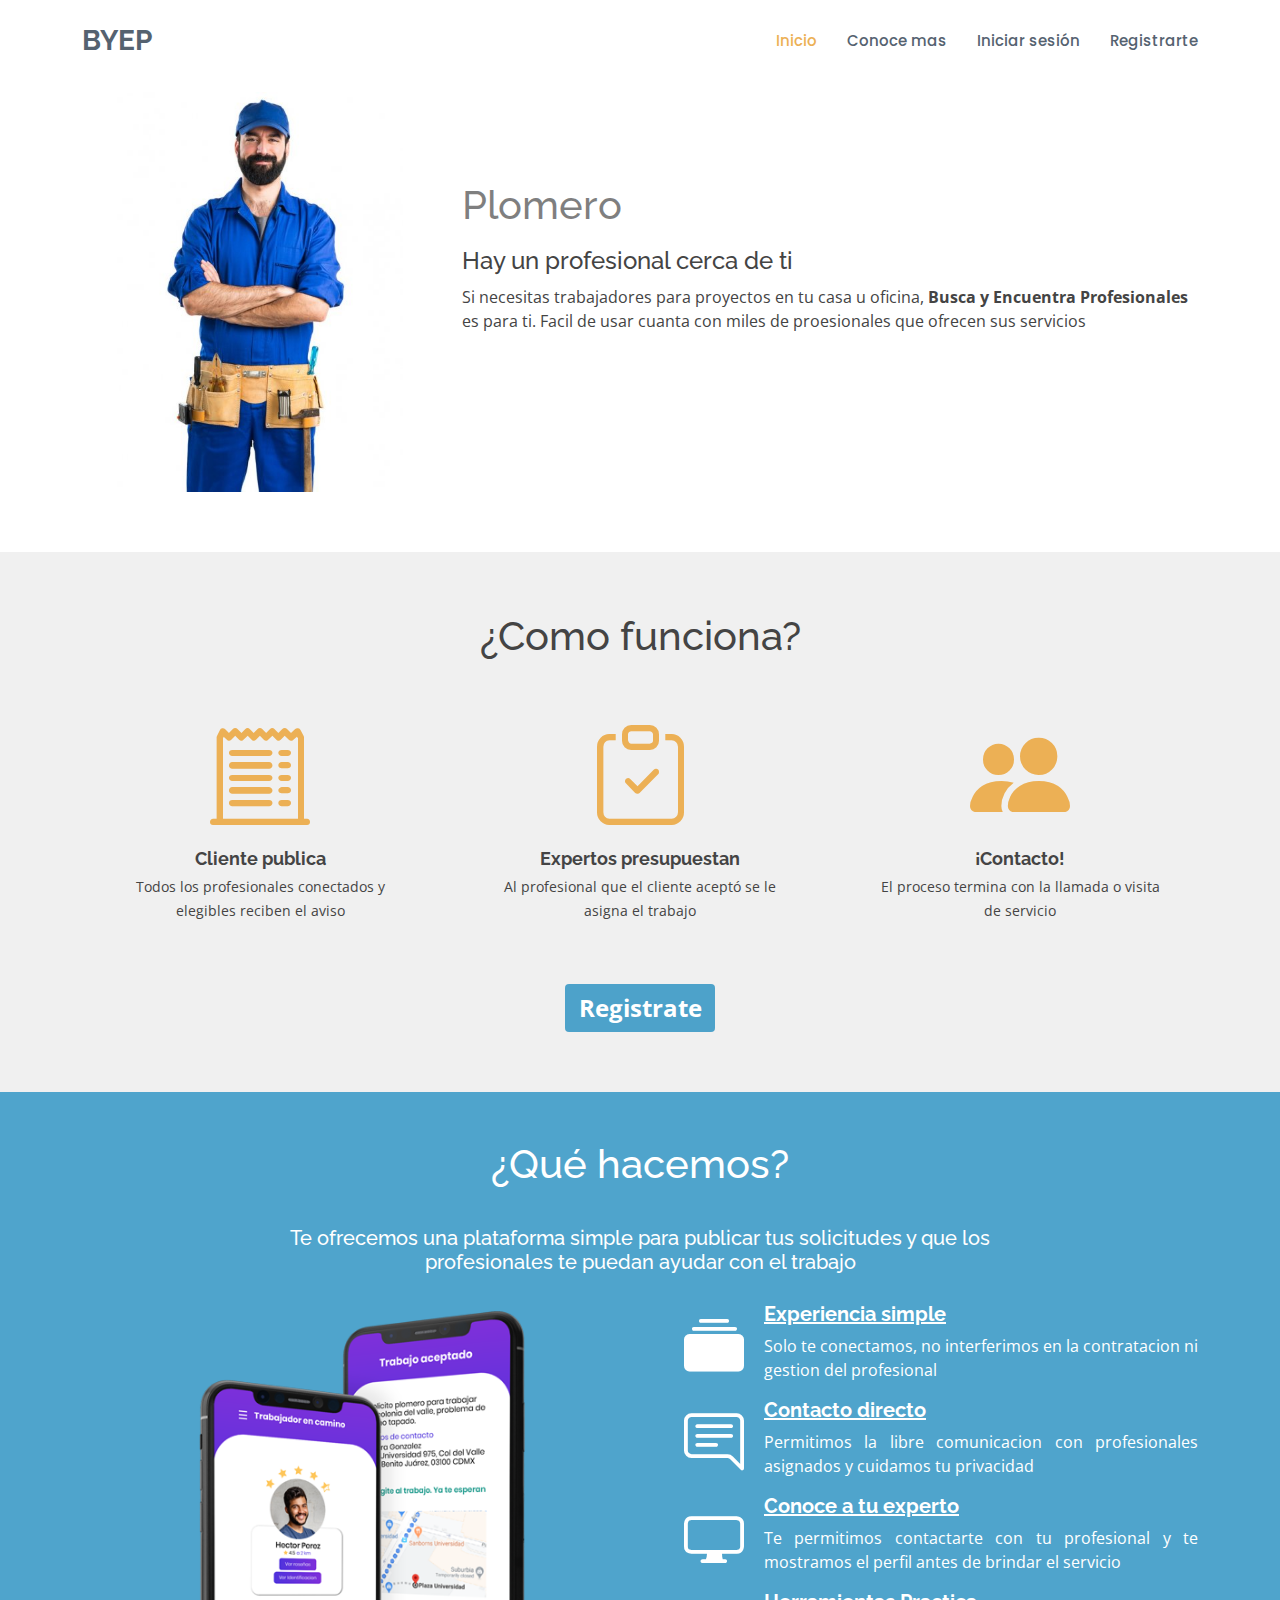
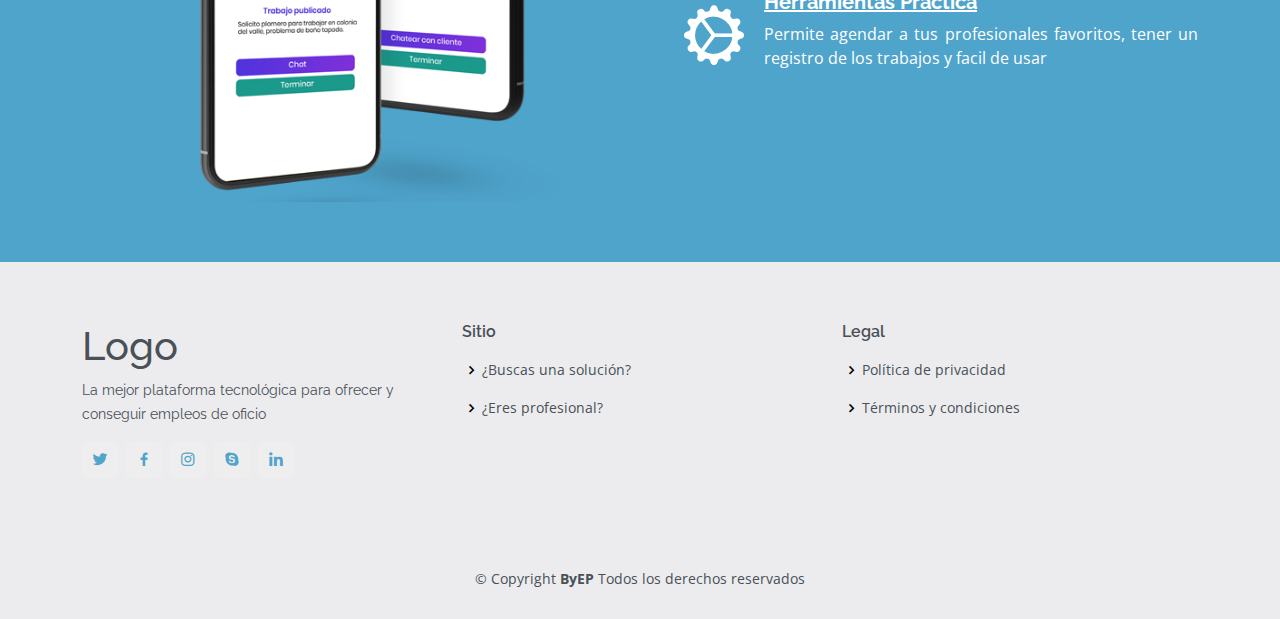
<file: index.html>
<!DOCTYPE html>
<html lang="es">

<head>
  <meta charset="utf-8">
  <meta content="width=device-width, initial-scale=1.0" name="viewport">

  <title>Busca y Encuentra Profesionales</title>
  <meta content="" name="description">
  <meta content="" name="keywords">

  <!-- Favicons -->
  <link href="assets/img/favicon.png" rel="icon">
  <link href="assets/img/apple-touch-icon.png" rel="apple-touch-icon">

  <!-- Google Fonts -->
  <link href="https://fonts.googleapis.com/css?family=Open+Sans:300,300i,400,400i,600,600i,700,700i|Raleway:300,300i,400,400i,500,500i,600,600i,700,700i|Poppins:300,300i,400,400i,500,500i,600,600i,700,700i" rel="stylesheet">

  <!-- Vendor CSS Files -->
  <link href="assets/vendor/animate.css/animate.min.css" rel="stylesheet">
  <link href="assets/vendor/bootstrap/css/bootstrap.min.css" rel="stylesheet">
  <link href="assets/vendor/bootstrap-icons/bootstrap-icons.css" rel="stylesheet">
  <link href="assets/vendor/boxicons/css/boxicons.min.css" rel="stylesheet">
  <link href="assets/vendor/glightbox/css/glightbox.min.css" rel="stylesheet">
  <link href="assets/vendor/remixicon/remixicon.css" rel="stylesheet">
  <link href="assets/vendor/swiper/swiper-bundle.min.css" rel="stylesheet">

  <!-- Template Main CSS File -->
  <link href="assets/css/style.css" rel="stylesheet">
  <link rel="stylesheet" href="assets/css/textanimation.css">

  <!-- =======================================================
  * Template Name: Sailor - v4.6.0
  * Template URL: https://bootstrapmade.com/sailor-free-bootstrap-theme/
  * Author: BootstrapMade.com
  * License: https://bootstrapmade.com/license/
  ======================================================== -->
</head>

<body>

  <!-- ======= Header ======= -->
  <header id="header" class="fixed-top d-flex align-items-center">
    <div class="container d-flex align-items-center">

      <h1 class="logo me-auto"><a href="index.html">BYEP</a></h1>
      <!-- Uncomment below if you prefer to use an image logo -->
      <!-- <a href="index.html" class="logo me-auto"><img src="assets/img/logo.png" alt="" class="img-fluid"></a>-->

      <nav id="navbar" class="navbar">
        <ul>
          <li><a href="index.html" class="active">Inicio</a></li>
          <li><a href="about.html">Conoce mas</a></li>
          <li><a href="#">Iniciar sesión</a></li>
          <li><a href="#">Registrarte</a></li>
        </ul>
        <i class="bi bi-list mobile-nav-toggle"></i>
      </nav><!-- .navbar -->

    </div>
  </header><!-- End Header -->
  <main id="main">

    <!-- ======= About Section ======= -->
    <section id="about" class="about section-bg">
      <div class="container">

        <div class="row content">
          <div class="col-lg-4 ">
            <img 
              src="assets/img/profesionales.jpg" 
              class="rounded mx-auto d-block" 
              alt="profesionales"/>
          </div>
          <div class="col-lg-8 pt-4 pt-lg-0 about">
            <h1 class="text-black-50 font-italic mb-2 mb-md-3">
              <div id="jTextEffect" class="jTextEffect">
                  <ul class="data" style="display: none;">
                      <li data-anim="type9">Plomeros</li>
                      <li data-anim="type9">Carpinteros</li>
                      <li data-anim="type9">Albañiles</li>
                      <li data-anim="type9">Electricistas</li>
                      <li data-anim="type9">Herreros</li>
                      <li data-anim="type9">Cerrajeros</li>
                      <li data-anim="type9">Jardineros</li>
                  </ul>
              </h1>
            <h3>Hay un profesional cerca de ti</h3>
            <p>
              Si necesitas trabajadores para proyectos en tu casa u oficina, 
              <b>Busca y Encuentra Profesionales</b> 
              es para ti. Facil de usar cuanta con miles de proesionales que ofrecen sus servicios
            </p>
          </div>
        </div>

      </div>
    </section><!-- End About Section -->

      </div>
    </section><!-- End Clients Section -->

    <!-- ======= Functions Section ======= -->
    <section id="functions" class="functions">
      <div class="container">
        <div class="row">
          <div class="functions-title">
            <h1>¿Como funciona?</h1>
          </div>
          <div class="col-md-4">
              <div class="icon-box">
                <i class="bi bi-receipt-cutoff"></i>
                <h3>Cliente publica</h3>
                <p>Todos los profesionales conectados y elegibles reciben el aviso</p>
              </div>
          </div>
          <div class="col-md-4">
            <div class="icon-box">
              <i class="bi bi-clipboard-check"></i>
              <h3>Expertos presupuestan</h3>
              <p>Al profesional que el cliente aceptó se le asigna el trabajo</p>
            </div>
        </div>
        <div class="col-md-4">
          <div class="icon-box">
            <i class="bi bi-people-fill"></i>
            <h3>¡Contacto!</h3>
            <p>El proceso termina con la llamada o visita de servicio</p>
          </div>
        </div>
        <div class="functions-logon">
          <button class="btn functions-btn-logon"><b>Registrate</b></button>
        </div>
      </div>
    </div>
    </section><!-- End Functions Section -->
  </main><!-- End #main -->
  <section id="services" class="services section-bg2">
    <div class="container">
      <div class="services-subtitle">
        <h1>¿Qué hacemos?</h1>
        <h5>
          Te ofrecemos una plataforma simple para publicar tus solicitudes y que los profesionales te puedan ayudar con el trabajo
        </h5>
      </div>
      <div class="row content">
        <div class="col-lg-6">
          <img 
            src="assets/img/mobile-home2.png" 
            class="rounded mx-auto d-block"
            alt="trabajadores"/>
        </div>
        <div class="col-lg-6">
          <ul>
            <li>
              <i class="bi bi-collection-fill"></i>
              <div>
                <h5><b>Experiencia simple</b></h5>
                <p>
                  Solo te conectamos, no interferimos en la contratacion ni gestion del profesional
                </p>
              </div>
            </li>
            <li>
              <div>
                <i class="bi bi-chat-right-text"></i>
                <h5><b>Contacto directo</b></h5>
                <p>
                  Permitimos la libre comunicacion con profesionales asignados y cuidamos tu privacidad
                </p>
              </div>
            </li>
            <li>
              <i class="bi bi-display"></i>
              <div>
                <h5><b>Conoce a tu experto</b></h5>
                <p>
                  Te permitimos contactarte con tu profesional y te mostramos el perfil antes de brindar el servicio
                </p>
              </div>
            </li>
            <li>
              <div>
                <i class="bi bi-gear-wide-connected"></i>
                <h5><b>Herramientas Practica</b></h5>
                <p>
                  Permite agendar a tus profesionales favoritos, tener un registro de los trabajos y facil de usar
                </p>
              </div>
            </li>
          </ul>
        </div>
      </div>

    </div>
  </section>

  <!-- ======= Footer ======= -->
  <footer id="footer">
    <div class="footer-top">
      <div class="container">
        <div class="row">

          <div class="col-lg-4 col-md-6">
            <div class="footer-info">
              <h1>Logo</h1>
              <p>
                La mejor plataforma tecnológica para ofrecer y conseguir empleos de oficio
              </p>
              <div class="social-links mt-3">
                <a href="#" class="twitter"><i class="bx bxl-twitter"></i></a>
                <a href="#" class="facebook"><i class="bx bxl-facebook"></i></a>
                <a href="#" class="instagram"><i class="bx bxl-instagram"></i></a>
                <a href="#" class="google-plus"><i class="bx bxl-skype"></i></a>
                <a href="#" class="linkedin"><i class="bx bxl-linkedin"></i></a>
              </div>
            </div>
          </div>

          <div class="col-lg-4 col-md-6 footer-links">
            <h4>Sitio</h4>
            <ul>
              <li><i class="bx bx-chevron-right"></i> <a href="#">¿Buscas una solución?</a></li>
              <li><i class="bx bx-chevron-right"></i> <a href="#">¿Eres profesional?</a></li>
            </ul>
          </div>

          <div class="col-lg-4 col-md-6 footer-links">
            <h4>Legal</h4>
            <ul>
              <li><i class="bx bx-chevron-right"></i> <a href="#">Política de privacidad</a></li>
              <li><i class="bx bx-chevron-right"></i> <a href="#">Términos y condiciones</a></li>
            </ul>
          </div>
        </div>
      </div>
    </div>

    <div class="container">
      <div class="copyright">
        &copy; Copyright <strong><span>ByEP</span></strong> Todos los derechos reservados
      </div>
    </div>
  </footer><!-- End Footer -->

  <a href="#" class="back-to-top d-flex align-items-center justify-content-center"><i class="bi bi-arrow-up-short"></i></a>

  <!-- Vendor JS Files -->
  <script src="assets/vendor/bootstrap/js/bootstrap.bundle.min.js"></script>
  <script src="assets/vendor/glightbox/js/glightbox.min.js"></script>
  <script src="assets/vendor/isotope-layout/isotope.pkgd.min.js"></script>
  <script src="assets/vendor/php-email-form/validate.js"></script>
  <script src="assets/vendor/swiper/swiper-bundle.min.js"></script>
  <script src="assets/vendor/waypoints/noframework.waypoints.js"></script>
  <script src="assets/vendor/jquery/jquery-3.3.1.min.js"></script>
  <script src="assets/vendor/jquery/jquery.easing.js"></script>

  <!-- Template Main JS File -->
  <script src="assets/js/main.js"></script>

  <!-- Text animation -->
  <script src="assets/js/jTextEffect.js.descarga"></script>
  <script>
    $(document).ready(function(){
      $(".jTextEffect").jTextEffect({
        animationTime : '1000',  
        interval : '2000',  	
        textSource : '.jTextEffect ul.data>li'  
        });
      })
  </script>

</body>

</html>
</file>
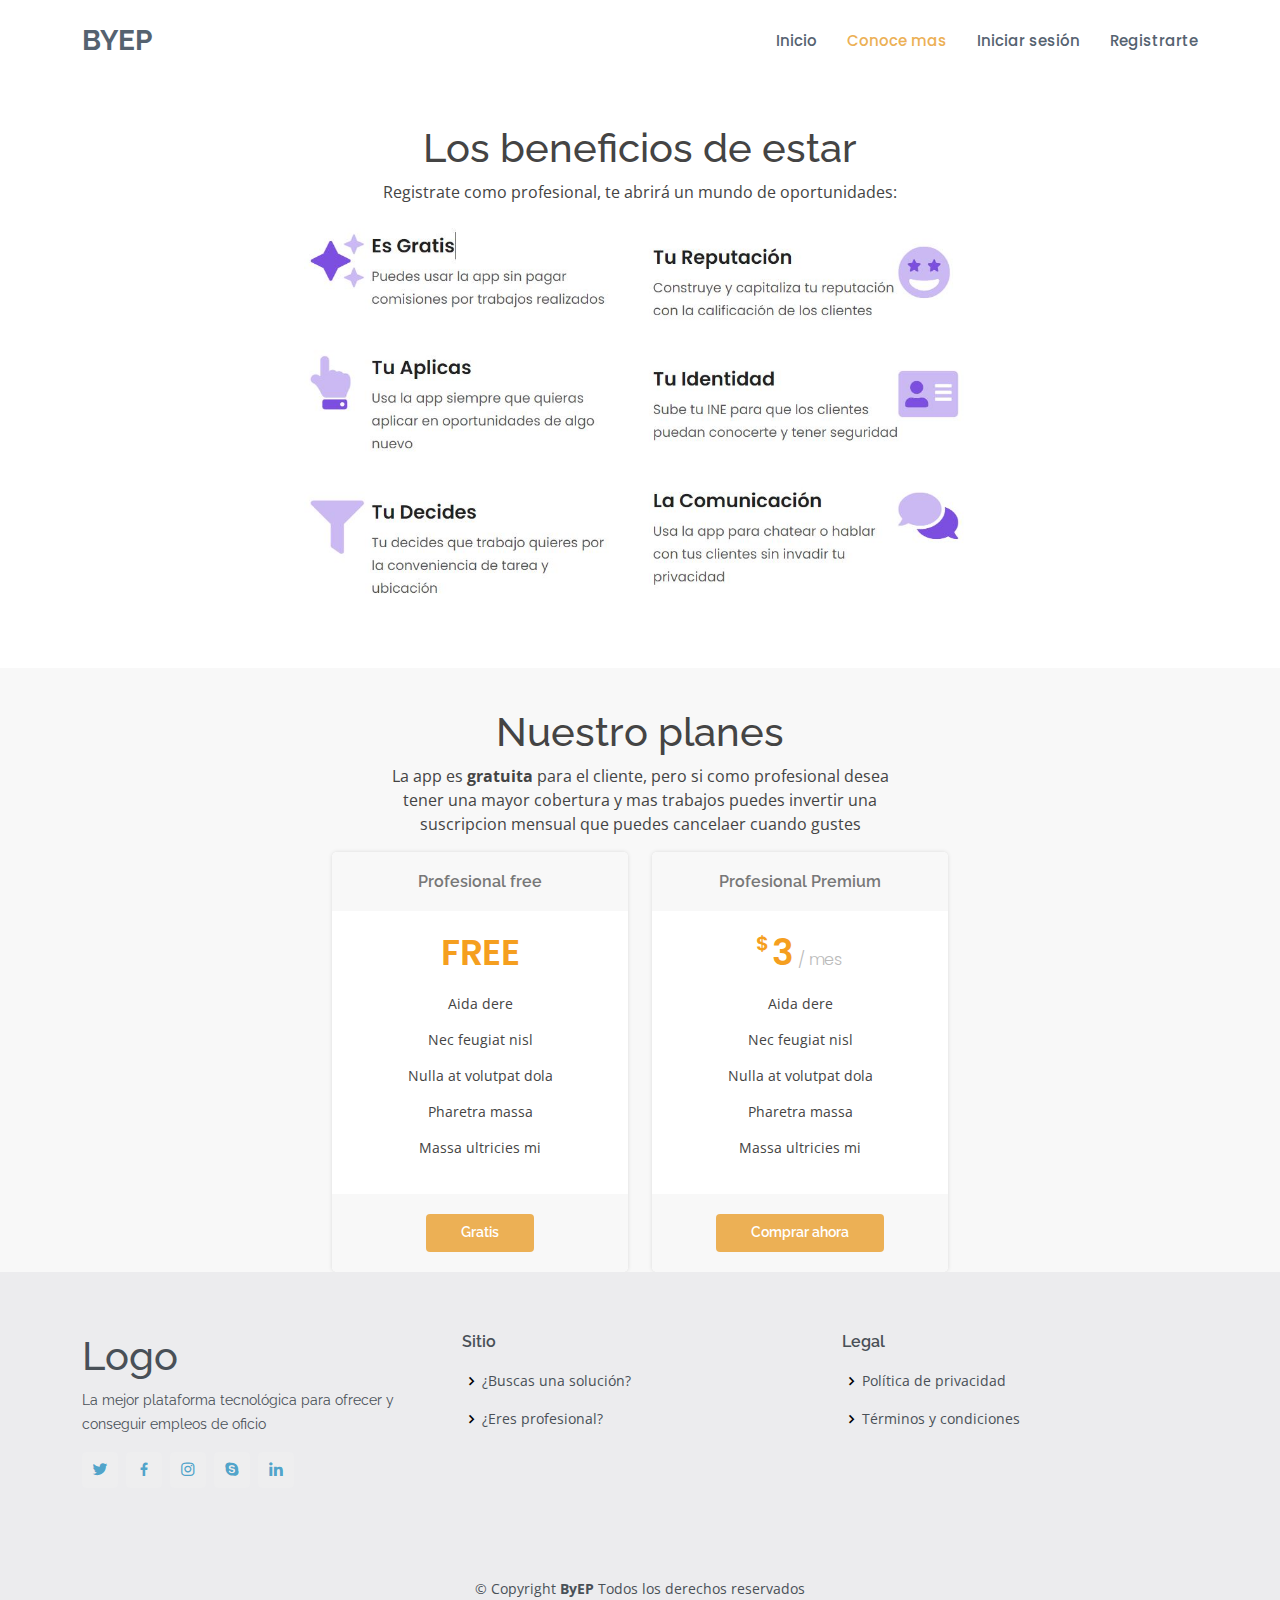
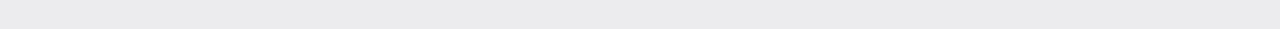
<file: about.html>
<!DOCTYPE html>
<html lang="es">
  <head>
    <meta charset="utf-8" />
    <meta content="width=device-width, initial-scale=1.0" name="viewport" />

    <title>Busca y Encuentra Profesionales</title>
    <meta content="" name="description" />
    <meta content="" name="keywords" />

    <!-- Favicons -->
    <link href="assets/img/favicon.png" rel="icon" />
    <link href="assets/img/apple-touch-icon.png" rel="apple-touch-icon" />

    <!-- Google Fonts -->
    <link
      href="https://fonts.googleapis.com/css?family=Open+Sans:300,300i,400,400i,600,600i,700,700i|Raleway:300,300i,400,400i,500,500i,600,600i,700,700i|Poppins:300,300i,400,400i,500,500i,600,600i,700,700i"
      rel="stylesheet"
    />

    <!-- Vendor CSS Files -->
    <link href="assets/vendor/animate.css/animate.min.css" rel="stylesheet" />
    <link
      href="assets/vendor/bootstrap/css/bootstrap.min.css"
      rel="stylesheet"
    />
    <link
      href="assets/vendor/bootstrap-icons/bootstrap-icons.css"
      rel="stylesheet"
    />
    <link href="assets/vendor/boxicons/css/boxicons.min.css" rel="stylesheet" />
    <link
      href="assets/vendor/glightbox/css/glightbox.min.css"
      rel="stylesheet"
    />
    <link href="assets/vendor/remixicon/remixicon.css" rel="stylesheet" />
    <link href="assets/vendor/swiper/swiper-bundle.min.css" rel="stylesheet" />

    <!-- Template Main CSS File -->
    <link href="assets/css/style.css" rel="stylesheet" />

    <!-- =======================================================
  * Template Name: Sailor - v4.6.0
  * Template URL: https://bootstrapmade.com/sailor-free-bootstrap-theme/
  * Author: BootstrapMade.com
  * License: https://bootstrapmade.com/license/
  ======================================================== -->
  </head>

  <body>
    <!-- ======= Header ======= -->
    <header id="header" class="fixed-top d-flex align-items-center">
      <div class="container d-flex align-items-center">
        <h1 class="logo me-auto"><a href="index.html">BYEP</a></h1>
        <!-- Uncomment below if you prefer to use an image logo -->
        <!-- <a href="index.html" class="logo me-auto"><img src="assets/img/logo.png" alt="" class="img-fluid"></a>-->

        <nav id="navbar" class="navbar">
          <ul>
            <li><a href="index.html">Inicio</a></li>
            <li><a href="about.html" class="active">Conoce mas</a></li>
            <li><a href="#">Iniciar sesión</a></li>
            <li><a href="#">Registrarte</a></li>
          </ul>
          <i class="bi bi-list mobile-nav-toggle"></i>
        </nav>
        <!-- .navbar -->
      </div>
    </header>
    <!-- End Header -->
    <main id="main">
      <!-- Beneficios -->
      <section id="about" class="about section-bg">
        <div class="container">
          <div class="row content about-subtitle">
            <h1>Los beneficios de estar</h1>
            <br />
            <p>
              Registrate como profesional, te abrirá un mundo de oportunidades:
            </p>
            <div class="img-beneficios">
              <img src="assets/img/beneficios.JPG" alt="buscar-trabajador" />
            </div>
          </div>
        </div>
      </section>

      <!-- Precios -->
      <section id="pricing" class="pricing">
        <div class="container">
          <div class="row">
            <h1>Nuestro planes</h1>
              <p>
                La app es <b>gratuita</b> para el cliente, pero si como
                profesional desea tener una mayor cobertura y mas trabajos
                puedes invertir una suscripcion mensual que puedes cancelaer
                cuando gustes
              </p>
              <div class="col-lg-6 col-md-6 mt-4 mt-lg-0">
                <div class="box">
                  <h3>Profesional free</h3>
                  <h4>FREE</h4>
                  <ul>
                    <li>Aida dere</li>
                    <li>Nec feugiat nisl</li>
                    <li>Nulla at volutpat dola</li>
                    <li>Pharetra massa</li>
                    <li>Massa ultricies mi</li>
                  </ul>
                  <div class="btn-wrap">
                    <a href="#" class="btn-buy">Gratis</a>
                  </div>
                </div>
              </div>
              <div class="col-lg-6 col-md-6 mt-4 mt-lg-0">
                <div class="box">
                  <h3>Profesional Premium</h3>
                  <h4><sup>$</sup>3<span> / mes</span></h4>
                  <ul>
                    <li>Aida dere</li>
                    <li>Nec feugiat nisl</li>
                    <li>Nulla at volutpat dola</li>
                    <li>Pharetra massa</li>
                    <li>Massa ultricies mi</li>
                  </ul>
                  <div class="btn-wrap">
                    <a href="#" class="btn-buy">Comprar ahora</a>
                  </div>
                </div>
              </div>
            </div>
          </div>
        </div>
      </section>
    </main>

    <!-- ======= Footer ======= -->
    <footer id="footer">
      <div class="footer-top">
        <div class="container">
          <div class="row">
            <div class="col-lg-4 col-md-6">
              <div class="footer-info">
                <h1>Logo</h1>
                <p>
                  La mejor plataforma tecnológica para ofrecer y conseguir
                  empleos de oficio
                </p>
                <div class="social-links mt-3">
                  <a href="#" class="twitter"><i class="bx bxl-twitter"></i></a>
                  <a href="#" class="facebook"
                    ><i class="bx bxl-facebook"></i
                  ></a>
                  <a href="#" class="instagram"
                    ><i class="bx bxl-instagram"></i
                  ></a>
                  <a href="#" class="google-plus"
                    ><i class="bx bxl-skype"></i
                  ></a>
                  <a href="#" class="linkedin"
                    ><i class="bx bxl-linkedin"></i
                  ></a>
                </div>
              </div>
            </div>

            <div class="col-lg-4 col-md-6 footer-links">
              <h4>Sitio</h4>
              <ul>
                <li>
                  <i class="bx bx-chevron-right"></i>
                  <a href="#">¿Buscas una solución?</a>
                </li>
                <li>
                  <i class="bx bx-chevron-right"></i>
                  <a href="#">¿Eres profesional?</a>
                </li>
              </ul>
            </div>

            <div class="col-lg-4 col-md-6 footer-links">
              <h4>Legal</h4>
              <ul>
                <li>
                  <i class="bx bx-chevron-right"></i>
                  <a href="#">Política de privacidad</a>
                </li>
                <li>
                  <i class="bx bx-chevron-right"></i>
                  <a href="#">Términos y condiciones</a>
                </li>
              </ul>
            </div>
          </div>
        </div>
      </div>

      <div class="container">
        <div class="copyright">
          &copy; Copyright <strong><span>ByEP</span></strong> Todos los derechos
          reservados
        </div>
      </div>
    </footer>
    <!-- End Footer -->

    <a
      href="#"
      class="back-to-top d-flex align-items-center justify-content-center"
      ><i class="bi bi-arrow-up-short"></i
    ></a>

    <!-- Vendor JS Files -->
    <script src="assets/vendor/bootstrap/js/bootstrap.bundle.min.js"></script>
    <script src="assets/vendor/glightbox/js/glightbox.min.js"></script>
    <script src="assets/vendor/isotope-layout/isotope.pkgd.min.js"></script>
    <script src="assets/vendor/php-email-form/validate.js"></script>
    <script src="assets/vendor/swiper/swiper-bundle.min.js"></script>
    <script src="assets/vendor/waypoints/noframework.waypoints.js"></script>
    <script src="assets/vendor/jquery/jquery-3.3.1.min.js"></script>
    <script src="assets/vendor/jquery/jquery.easing.js"></script>

    <!-- Template Main JS File -->
    <script src="assets/js/main.js"></script>
  </body>
</html>
</file>
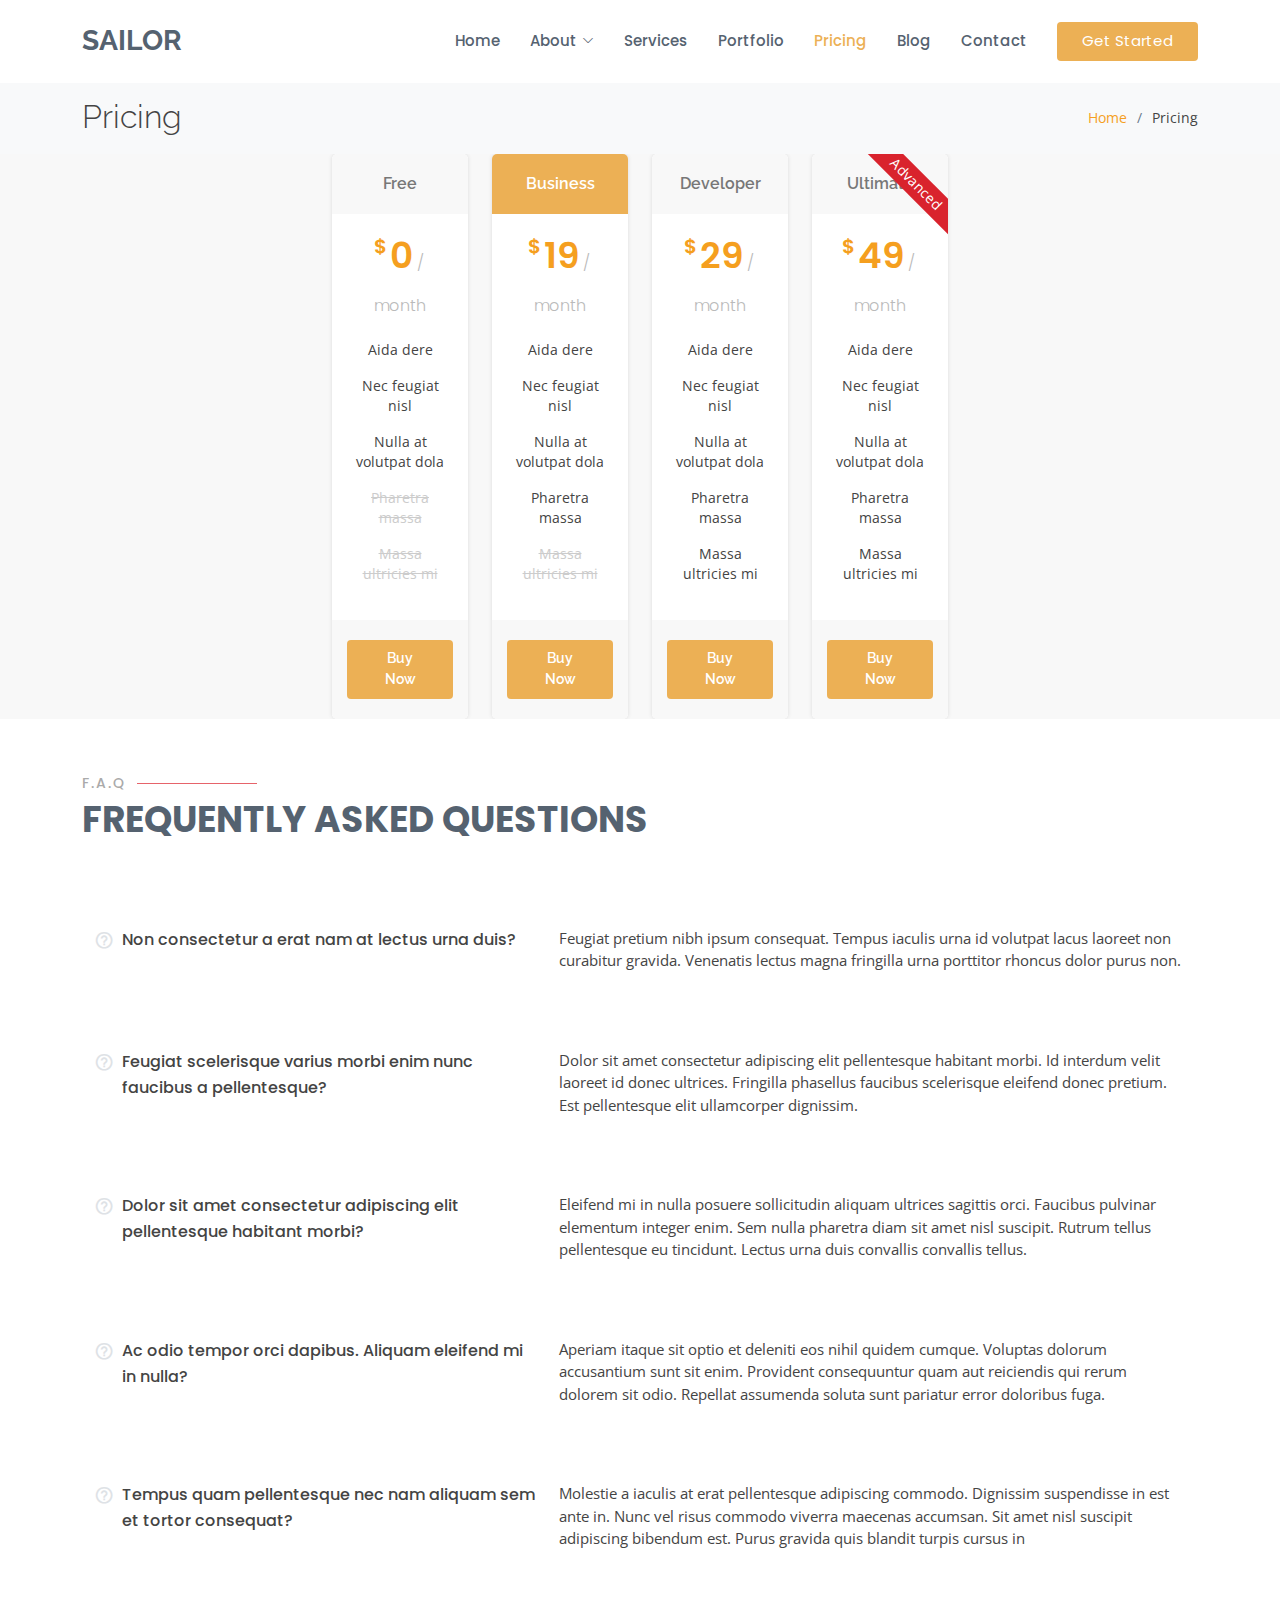
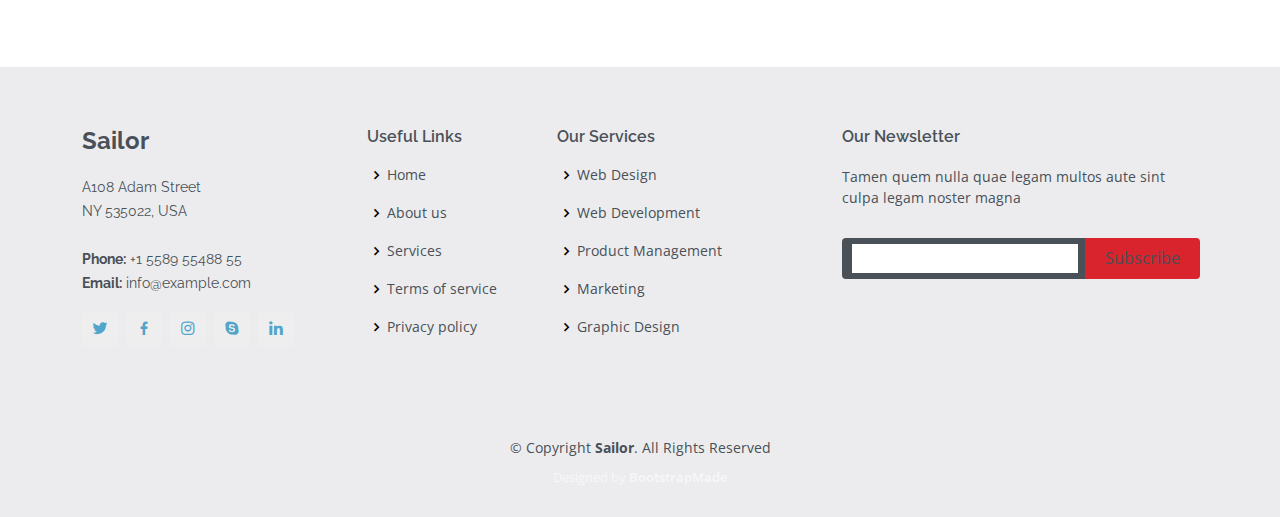
<file: pricing.html>
<!DOCTYPE html>
<html lang="en">

<head>
  <meta charset="utf-8">
  <meta content="width=device-width, initial-scale=1.0" name="viewport">

  <title>Pricing - Sailor Bootstrap Template</title>
  <meta content="" name="description">
  <meta content="" name="keywords">

  <!-- Favicons -->
  <link href="assets/img/favicon.png" rel="icon">
  <link href="assets/img/apple-touch-icon.png" rel="apple-touch-icon">

  <!-- Google Fonts -->
  <link href="https://fonts.googleapis.com/css?family=Open+Sans:300,300i,400,400i,600,600i,700,700i|Raleway:300,300i,400,400i,500,500i,600,600i,700,700i|Poppins:300,300i,400,400i,500,500i,600,600i,700,700i" rel="stylesheet">

  <!-- Vendor CSS Files -->
  <link href="assets/vendor/animate.css/animate.min.css" rel="stylesheet">
  <link href="assets/vendor/bootstrap/css/bootstrap.min.css" rel="stylesheet">
  <link href="assets/vendor/bootstrap-icons/bootstrap-icons.css" rel="stylesheet">
  <link href="assets/vendor/boxicons/css/boxicons.min.css" rel="stylesheet">
  <link href="assets/vendor/glightbox/css/glightbox.min.css" rel="stylesheet">
  <link href="assets/vendor/remixicon/remixicon.css" rel="stylesheet">
  <link href="assets/vendor/swiper/swiper-bundle.min.css" rel="stylesheet">

  <!-- Template Main CSS File -->
  <link href="assets/css/style.css" rel="stylesheet">

  <!-- =======================================================
  * Template Name: Sailor - v4.6.0
  * Template URL: https://bootstrapmade.com/sailor-free-bootstrap-theme/
  * Author: BootstrapMade.com
  * License: https://bootstrapmade.com/license/
  ======================================================== -->
</head>

<body>

  <!-- ======= Header ======= -->
  <header id="header" class="fixed-top d-flex align-items-center">
    <div class="container d-flex align-items-center">

      <h1 class="logo me-auto"><a href="index.html">Sailor</a></h1>
      <!-- Uncomment below if you prefer to use an image logo -->
      <!-- <a href="index.html" class="logo me-auto"><img src="assets/img/logo.png" alt="" class="img-fluid"></a>-->

      <nav id="navbar" class="navbar">
        <ul>
          <li><a href="index.html">Home</a></li>

          <li class="dropdown"><a href="#"><span>About</span> <i class="bi bi-chevron-down"></i></a>
            <ul>
              <li><a href="about.html">About</a></li>
              <li><a href="team.html">Team</a></li>
              <li><a href="testimonials.html">Testimonials</a></li>

              <li class="dropdown"><a href="#"><span>Deep Drop Down</span> <i class="bi bi-chevron-right"></i></a>
                <ul>
                  <li><a href="#">Deep Drop Down 1</a></li>
                  <li><a href="#">Deep Drop Down 2</a></li>
                  <li><a href="#">Deep Drop Down 3</a></li>
                  <li><a href="#">Deep Drop Down 4</a></li>
                  <li><a href="#">Deep Drop Down 5</a></li>
                </ul>
              </li>
            </ul>
          </li>
          <li><a href="services.html">Services</a></li>
          <li><a href="portfolio.html">Portfolio</a></li>
          <li><a href="pricing.html" class="active">Pricing</a></li>
          <li><a href="blog.html">Blog</a></li>

          <li><a href="contact.html">Contact</a></li>
          <li><a href="index.html" class="getstarted">Get Started</a></li>
        </ul>
        <i class="bi bi-list mobile-nav-toggle"></i>
      </nav><!-- .navbar -->

    </div>
  </header><!-- End Header -->

  <main id="main">

    <!-- ======= Breadcrumbs ======= -->
    <section id="breadcrumbs" class="breadcrumbs">
      <div class="container">

        <div class="d-flex justify-content-between align-items-center">
          <h2>Pricing</h2>
          <ol>
            <li><a href="index.html">Home</a></li>
            <li>Pricing</li>
          </ol>
        </div>

      </div>
    </section><!-- End Breadcrumbs -->

    <!-- ======= Pricing Section ======= -->
    <section id="pricing" class="pricing">
      <div class="container">

        <div class="row">

          <div class="col-lg-3 col-md-6">
            <div class="box">
              <h3>Free</h3>
              <h4><sup>$</sup>0<span> / month</span></h4>
              <ul>
                <li>Aida dere</li>
                <li>Nec feugiat nisl</li>
                <li>Nulla at volutpat dola</li>
                <li class="na">Pharetra massa</li>
                <li class="na">Massa ultricies mi</li>
              </ul>
              <div class="btn-wrap">
                <a href="#" class="btn-buy">Buy Now</a>
              </div>
            </div>
          </div>

          <div class="col-lg-3 col-md-6 mt-4 mt-md-0">
            <div class="box featured">
              <h3>Business</h3>
              <h4><sup>$</sup>19<span> / month</span></h4>
              <ul>
                <li>Aida dere</li>
                <li>Nec feugiat nisl</li>
                <li>Nulla at volutpat dola</li>
                <li>Pharetra massa</li>
                <li class="na">Massa ultricies mi</li>
              </ul>
              <div class="btn-wrap">
                <a href="#" class="btn-buy">Buy Now</a>
              </div>
            </div>
          </div>

          <div class="col-lg-3 col-md-6 mt-4 mt-lg-0">
            <div class="box">
              <h3>Developer</h3>
              <h4><sup>$</sup>29<span> / month</span></h4>
              <ul>
                <li>Aida dere</li>
                <li>Nec feugiat nisl</li>
                <li>Nulla at volutpat dola</li>
                <li>Pharetra massa</li>
                <li>Massa ultricies mi</li>
              </ul>
              <div class="btn-wrap">
                <a href="#" class="btn-buy">Buy Now</a>
              </div>
            </div>
          </div>

          <div class="col-lg-3 col-md-6 mt-4 mt-lg-0">
            <div class="box">
              <span class="advanced">Advanced</span>
              <h3>Ultimate</h3>
              <h4><sup>$</sup>49<span> / month</span></h4>
              <ul>
                <li>Aida dere</li>
                <li>Nec feugiat nisl</li>
                <li>Nulla at volutpat dola</li>
                <li>Pharetra massa</li>
                <li>Massa ultricies mi</li>
              </ul>
              <div class="btn-wrap">
                <a href="#" class="btn-buy">Buy Now</a>
              </div>
            </div>
          </div>

        </div>

      </div>
    </section><!-- End Pricing Section -->

    <!-- ======= Frequently Asked Questions Section ======= -->
    <section id="faq" class="faq">
      <div class="container">

        <div class="section-title">
          <h2>F.A.Q</h2>
          <p>Frequently Asked Questions</p>
        </div>

        <div class="row faq-item d-flex align-items-stretch">
          <div class="col-lg-5">
            <i class="bx bx-help-circle"></i>
            <h4>Non consectetur a erat nam at lectus urna duis?</h4>
          </div>
          <div class="col-lg-7">
            <p>
              Feugiat pretium nibh ipsum consequat. Tempus iaculis urna id volutpat lacus laoreet non curabitur gravida. Venenatis lectus magna fringilla urna porttitor rhoncus dolor purus non.
            </p>
          </div>
        </div><!-- End F.A.Q Item-->

        <div class="row faq-item d-flex align-items-stretch">
          <div class="col-lg-5">
            <i class="bx bx-help-circle"></i>
            <h4>Feugiat scelerisque varius morbi enim nunc faucibus a pellentesque?</h4>
          </div>
          <div class="col-lg-7">
            <p>
              Dolor sit amet consectetur adipiscing elit pellentesque habitant morbi. Id interdum velit laoreet id donec ultrices. Fringilla phasellus faucibus scelerisque eleifend donec pretium. Est pellentesque elit ullamcorper dignissim.
            </p>
          </div>
        </div><!-- End F.A.Q Item-->

        <div class="row faq-item d-flex align-items-stretch">
          <div class="col-lg-5">
            <i class="bx bx-help-circle"></i>
            <h4>Dolor sit amet consectetur adipiscing elit pellentesque habitant morbi?</h4>
          </div>
          <div class="col-lg-7">
            <p>
              Eleifend mi in nulla posuere sollicitudin aliquam ultrices sagittis orci. Faucibus pulvinar elementum integer enim. Sem nulla pharetra diam sit amet nisl suscipit. Rutrum tellus pellentesque eu tincidunt. Lectus urna duis convallis convallis tellus.
            </p>
          </div>
        </div><!-- End F.A.Q Item-->

        <div class="row faq-item d-flex align-items-stretch">
          <div class="col-lg-5">
            <i class="bx bx-help-circle"></i>
            <h4>Ac odio tempor orci dapibus. Aliquam eleifend mi in nulla?</h4>
          </div>
          <div class="col-lg-7">
            <p>
              Aperiam itaque sit optio et deleniti eos nihil quidem cumque. Voluptas dolorum accusantium sunt sit enim. Provident consequuntur quam aut reiciendis qui rerum dolorem sit odio. Repellat assumenda soluta sunt pariatur error doloribus fuga.
            </p>
          </div>
        </div><!-- End F.A.Q Item-->

        <div class="row faq-item d-flex align-items-stretch">
          <div class="col-lg-5">
            <i class="bx bx-help-circle"></i>
            <h4>Tempus quam pellentesque nec nam aliquam sem et tortor consequat?</h4>
          </div>
          <div class="col-lg-7">
            <p>
              Molestie a iaculis at erat pellentesque adipiscing commodo. Dignissim suspendisse in est ante in. Nunc vel risus commodo viverra maecenas accumsan. Sit amet nisl suscipit adipiscing bibendum est. Purus gravida quis blandit turpis cursus in
            </p>
          </div>
        </div><!-- End F.A.Q Item-->

      </div>
    </section><!-- End Frequently Asked Questions Section -->

  </main><!-- End #main -->

  <!-- ======= Footer ======= -->
  <footer id="footer">
    <div class="footer-top">
      <div class="container">
        <div class="row">

          <div class="col-lg-3 col-md-6">
            <div class="footer-info">
              <h3>Sailor</h3>
              <p>
                A108 Adam Street <br>
                NY 535022, USA<br><br>
                <strong>Phone:</strong> +1 5589 55488 55<br>
                <strong>Email:</strong> info@example.com<br>
              </p>
              <div class="social-links mt-3">
                <a href="#" class="twitter"><i class="bx bxl-twitter"></i></a>
                <a href="#" class="facebook"><i class="bx bxl-facebook"></i></a>
                <a href="#" class="instagram"><i class="bx bxl-instagram"></i></a>
                <a href="#" class="google-plus"><i class="bx bxl-skype"></i></a>
                <a href="#" class="linkedin"><i class="bx bxl-linkedin"></i></a>
              </div>
            </div>
          </div>

          <div class="col-lg-2 col-md-6 footer-links">
            <h4>Useful Links</h4>
            <ul>
              <li><i class="bx bx-chevron-right"></i> <a href="#">Home</a></li>
              <li><i class="bx bx-chevron-right"></i> <a href="#">About us</a></li>
              <li><i class="bx bx-chevron-right"></i> <a href="#">Services</a></li>
              <li><i class="bx bx-chevron-right"></i> <a href="#">Terms of service</a></li>
              <li><i class="bx bx-chevron-right"></i> <a href="#">Privacy policy</a></li>
            </ul>
          </div>

          <div class="col-lg-3 col-md-6 footer-links">
            <h4>Our Services</h4>
            <ul>
              <li><i class="bx bx-chevron-right"></i> <a href="#">Web Design</a></li>
              <li><i class="bx bx-chevron-right"></i> <a href="#">Web Development</a></li>
              <li><i class="bx bx-chevron-right"></i> <a href="#">Product Management</a></li>
              <li><i class="bx bx-chevron-right"></i> <a href="#">Marketing</a></li>
              <li><i class="bx bx-chevron-right"></i> <a href="#">Graphic Design</a></li>
            </ul>
          </div>

          <div class="col-lg-4 col-md-6 footer-newsletter">
            <h4>Our Newsletter</h4>
            <p>Tamen quem nulla quae legam multos aute sint culpa legam noster magna</p>
            <form action="" method="post">
              <input type="email" name="email"><input type="submit" value="Subscribe">
            </form>

          </div>

        </div>
      </div>
    </div>

    <div class="container">
      <div class="copyright">
        &copy; Copyright <strong><span>Sailor</span></strong>. All Rights Reserved
      </div>
      <div class="credits">
        <!-- All the links in the footer should remain intact. -->
        <!-- You can delete the links only if you purchased the pro version. -->
        <!-- Licensing information: https://bootstrapmade.com/license/ -->
        <!-- Purchase the pro version with working PHP/AJAX contact form: https://bootstrapmade.com/sailor-free-bootstrap-theme/ -->
        Designed by <a href="https://bootstrapmade.com/">BootstrapMade</a>
      </div>
    </div>
  </footer><!-- End Footer -->

  <a href="#" class="back-to-top d-flex align-items-center justify-content-center"><i class="bi bi-arrow-up-short"></i></a>

  <!-- Vendor JS Files -->
  <script src="assets/vendor/bootstrap/js/bootstrap.bundle.min.js"></script>
  <script src="assets/vendor/glightbox/js/glightbox.min.js"></script>
  <script src="assets/vendor/isotope-layout/isotope.pkgd.min.js"></script>
  <script src="assets/vendor/php-email-form/validate.js"></script>
  <script src="assets/vendor/swiper/swiper-bundle.min.js"></script>
  <script src="assets/vendor/waypoints/noframework.waypoints.js"></script>

  <!-- Template Main JS File -->
  <script src="assets/js/main.js"></script>

</body>

</html>
</file>
<file: assets/css/textanimation.css>
.rw-words{
    display: inline;
    padding-left: 7px;
}





.word {
  position: absolute;
  
  opacity: 0;
}

.letter {
  display: inline-block;
  position: relative;
  
  transform: translateZ(25px);
  transform-origin: 50% 50% 25px;
}

.letter.out {
  transform: rotateX(90deg);
  transition: transform 0.32s cubic-bezier(0.55, 0.055, 0.675, 0.19);
}

.letter.behind {
  transform: rotateX(-90deg);
}

.letter.in {
  transform: rotateX(0deg);
  transition: transform 0.38s cubic-bezier(0.175, 0.885, 0.32, 1.275);
}
</file>
<file: assets/css/style.css>
/**
* Template Name: Sailor - v4.6.0
* Template URL: https://bootstrapmade.com/sailor-free-bootstrap-theme/
* Author: BootstrapMade.com
* License: https://bootstrapmade.com/license/
*/

/*--------------------------------------------------------------
# General
--------------------------------------------------------------*/
body {
  font-family: "Open Sans", sans-serif;
  color: #444444;
}

a {
  text-decoration: none;
  color: #f59f1f;
}

a:hover {
  color: #ecb055;
  text-decoration: none;
}

h1,
h2,
h3,
h4,
h5,
h6 {
  font-family: "Raleway", sans-serif;
}

/*--------------------------------------------------------------
# Back to top button
--------------------------------------------------------------*/
.back-to-top {
  position: fixed;
  visibility: hidden;
  opacity: 0;
  right: 15px;
  bottom: 15px;
  z-index: 996;
  background: #f59f1f;
  width: 40px;
  height: 40px;
  border-radius: 4px;
  transition: all 0.4s;
}
.back-to-top i {
  font-size: 28px;
  color: #fff;
  line-height: 0;
}
.back-to-top:hover {
  background: #ecb055;
  color: #fff;
}
.back-to-top.active {
  visibility: visible;
  opacity: 1;
}

/*--------------------------------------------------------------
# Header
--------------------------------------------------------------*/
#header {
  background: white;
  transition: all 0.5s;
  z-index: 997;
  padding: 20px 0;
}
#header.header-scrolled {
  box-shadow: 0px 2px 15px rgba(0, 0, 0, 0.1);
  padding: 12px 0;
}
#header.header-inner-pages {
  box-shadow: 0px 2px 15px rgba(0, 0, 0, 0.1);
}
#header .logo {
  font-size: 28px;
  margin: 0;
  padding: 0;
  line-height: 1;
  font-weight: 700;
  text-transform: uppercase;
}
#header .logo a {
  color: #556270;
}
#header .logo img {
  max-height: 40px;
}

/*--------------------------------------------------------------
# Navigation Menu
--------------------------------------------------------------*/
/**
* Desktop Navigation 
*/
.navbar {
  padding: 0;
}
.navbar ul {
  margin: 0;
  padding: 0;
  display: flex;
  list-style: none;
  align-items: center;
}
.navbar li {
  position: relative;
}
.navbar a,
.navbar a:focus {
  display: flex;
  align-items: center;
  justify-content: space-between;
  padding: 10px 0 10px 30px;
  font-family: "Poppins", sans-serif;
  font-size: 15px;
  font-weight: 500;
  color: #556270;
  white-space: nowrap;
  transition: 0.3s;
}
.navbar a i,
.navbar a:focus i {
  font-size: 12px;
  line-height: 0;
  margin-left: 5px;
}
.navbar a:hover,
.navbar .active,
.navbar .active:focus,
.navbar li:hover > a {
  color: #ecb055;
}
.navbar .getstarted,
.navbar .getstarted:focus {
  background: #ecb055;
  padding: 8px 25px;
  margin-left: 30px;
  border-radius: 4px;
  font-weight: 400;
  color: #fff;
}
.navbar .getstarted:hover,
.navbar .getstarted:focus:hover {
  color: #fff;
  background: #f59f1f;
}
.navbar .dropdown ul {
  display: block;
  position: absolute;
  left: 14px;
  top: calc(100% + 30px);
  margin: 0;
  padding: 10px 0;
  z-index: 99;
  opacity: 0;
  visibility: hidden;
  background: #fff;
  box-shadow: 0px 0px 30px rgba(127, 137, 161, 0.25);
  transition: 0.3s;
}
.navbar .dropdown ul li {
  min-width: 200px;
}
.navbar .dropdown ul a {
  padding: 10px 20px;
  font-size: 15px;
  text-transform: none;
  font-weight: 400;
}
.navbar .dropdown ul a i {
  font-size: 12px;
}
.navbar .dropdown ul a:hover,
.navbar .dropdown ul .active:hover,
.navbar .dropdown ul li:hover > a {
  color: #ecb055;
}
.navbar .dropdown:hover > ul {
  opacity: 1;
  top: 100%;
  visibility: visible;
}
.navbar .dropdown .dropdown ul {
  top: 0;
  left: calc(100% - 30px);
  visibility: hidden;
}
.navbar .dropdown .dropdown:hover > ul {
  opacity: 1;
  top: 0;
  left: 100%;
  visibility: visible;
}
@media (max-width: 1366px) {
  .navbar .dropdown .dropdown ul {
    left: -90%;
  }
  .navbar .dropdown .dropdown:hover > ul {
    left: -100%;
  }
}

/**
* Mobile Navigation 
*/
.mobile-nav-toggle {
  color: #556270;
  font-size: 28px;
  cursor: pointer;
  display: none;
  line-height: 0;
  transition: 0.5s;
}
.mobile-nav-toggle.bi-x {
  color: #fff;
}

@media (max-width: 991px) {
  .mobile-nav-toggle {
    display: block;
  }

  .navbar ul {
    display: none;
  }
}
.navbar-mobile {
  position: fixed;
  overflow: hidden;
  top: 0;
  right: 0;
  left: 0;
  bottom: 0;
  background: rgba(63, 73, 83, 0.9);
  transition: 0.3s;
  z-index: 999;
}
.navbar-mobile .mobile-nav-toggle {
  position: absolute;
  top: 15px;
  right: 15px;
}
.navbar-mobile ul {
  display: block;
  position: absolute;
  top: 55px;
  right: 15px;
  bottom: 15px;
  left: 15px;
  padding: 10px 0;
  background-color: #fff;
  overflow-y: auto;
  transition: 0.3s;
}
.navbar-mobile a,
.navbar-mobile a:focus {
  padding: 10px 20px;
  font-size: 15px;
  color: #556270;
}
.navbar-mobile a:hover,
.navbar-mobile .active,
.navbar-mobile li:hover > a {
  color: #f59f1f;
}
.navbar-mobile .getstarted,
.navbar-mobile .getstarted:focus {
  margin: 15px;
}
.navbar-mobile .dropdown ul {
  position: static;
  display: none;
  margin: 10px 20px;
  padding: 10px 0;
  z-index: 99;
  opacity: 1;
  visibility: visible;
  background: #fff;
  box-shadow: 0px 0px 30px rgba(127, 137, 161, 0.25);
}
.navbar-mobile .dropdown ul li {
  min-width: 200px;
}
.navbar-mobile .dropdown ul a {
  padding: 10px 20px;
}
.navbar-mobile .dropdown ul a i {
  font-size: 12px;
}
.navbar-mobile .dropdown ul a:hover,
.navbar-mobile .dropdown ul .active:hover,
.navbar-mobile .dropdown ul li:hover > a {
  color: #f59f1f;
}
.navbar-mobile .dropdown > .dropdown-active {
  display: block;
}

/*--------------------------------------------------------------
# Sections General
--------------------------------------------------------------*/
section {
  padding: 60px 0;
  overflow: hidden;
}

.section-bg,
.services .icon-box {
  background-color: #ffffff;
}

.section-bg2 {
  background-color: #3597c4de;
  color: #ffffff;
}

.section-title {
  padding-bottom: 40px;
}
.section-title h2 {
  font-size: 14px;
  font-weight: 500;
  padding: 0;
  line-height: 1px;
  margin: 0 0 5px 0;
  letter-spacing: 2px;
  text-transform: uppercase;
  color: #aaaaaa;
  font-family: "Poppins", sans-serif;
}
.section-title h2::after {
  content: "";
  width: 120px;
  height: 1px;
  display: inline-block;
  background: #e6636a;
  margin: 4px 10px;
}
.section-title p {
  margin: 0;
  margin: 0;
  font-size: 36px;
  font-weight: 700;
  text-transform: uppercase;
  font-family: "Poppins", sans-serif;
  color: #556270;
}

/*--------------------------------------------------------------
# Breadcrumbs
--------------------------------------------------------------*/
.breadcrumbs {
  padding: 18px 0;
  background: #f8f9fa;
  min-height: 40px;
  margin-top: 80px;
}
.breadcrumbs h2 {
  font-size: 32px;
  font-weight: 300;
  margin: 0;
}
.breadcrumbs ol {
  display: flex;
  flex-wrap: wrap;
  list-style: none;
  padding: 0;
  margin: 0;
  font-size: 14px;
}
.breadcrumbs ol li + li {
  padding-left: 10px;
}
.breadcrumbs ol li + li::before {
  display: inline-block;
  padding-right: 10px;
  color: #6b7b8d;
  content: "/";
}
@media (max-width: 992px) {
  .breadcrumbs {
    margin-top: 58px;
  }
  .breadcrumbs .d-flex {
    display: block !important;
  }
  .breadcrumbs h2 {
    margin-bottom: 10px;
  }
  .breadcrumbs ol {
    display: block;
  }
  .breadcrumbs ol li {
    display: inline-block;
  }
}

/*--------------------------------------------------------------
# About
--------------------------------------------------------------*/

.about {
  margin-top: 5%;
}

.about .content h2 {
  font-weight: 700;
  font-size: 48px;
  line-height: 60px;
  margin-bottom: 20px;
  text-transform: uppercase;
}
.about img {
  margin-top: -2rem;
  max-height: 400px;
  align-content: center;
}
.about .content h3 {
  font-weight: 500;
  line-height: 32px;
  font-size: 24px;
}
.about .content ul {
  list-style: none;
  padding: 0;
}
.about .content ul li {
  padding: 10px 0 0 28px;
  position: relative;
}
.about .content ul i {
  left: 0;
  top: 7px;
  position: absolute;
  font-size: 20px;
  color: #d9232d;
}
.about .content p:last-child {
  margin-bottom: 0;
}

.about-subtitle {
  padding: 0 50px;
  text-align: center;
}

/*--------------------------------------------------------------
# Clients
--------------------------------------------------------------*/
.clients {
  padding: 15px 0;
  text-align: center;
}
.clients img {
  max-width: 45%;
  transition: all 0.4s ease-in-out;
  display: inline-block;
  padding: 15px 0;
  filter: grayscale(100);
}
.clients img:hover {
  filter: none;
  transform: scale(1.15);
}
@media (max-width: 768px) {
  .clients img {
    max-width: 40%;
  }
}

/*--------------------------------------------------------------
# functions
--------------------------------------------------------------*/
.functions {
  background-color: #f0f0f0;
}
.functions-title {
  text-align: center;
}
.functions .icon-box {
  margin-bottom: 5px;
  padding: 30px;
  border-radius: 6px;
  text-align: center;
}
.functions .icon-box i {
  /* float: left; */
  color: #ecb055;
  font-size: 100px;
}
.functions .icon-box h3 {
  font-weight: 700;
  margin-bottom: 5px;
  font-size: 18px;
}
.functions .icon-box h3 a {
  color: #556270;
  transition: 0.3s;
}
.functions .icon-box p {
  line-height: 24px;
  font-size: 14px;
}
.functions .icon-box:hover h3 a {
  color: #ecb055;
}

.functions-logon {
  text-align: center;
  margin-top: 10px;
}
.functions-btn-logon {
  background-color: #3597c4de;
  width: 150px;
  max-width: 300px;
  font-size: 24px;
  color: #ffffff;
  padding: 5px;
  text-align: center;
}

.functions-btn-logon:hover {
  background-color: #ecb055;
  width: 160px;
  max-width: 300px;
  font-size: 25px;
  color: #f0f0f0;
}

/*--------------------------------------------------------------
# Our services
--------------------------------------------------------------*/
.services-subtitle h1 {
  line-height: 24px;
  margin-bottom: 50px;
}
.services-subtitle {
  text-align: center;
  padding-left: 15%;
  padding-right: 15%;
  padding-bottom: 20px;
}
.services img {
  height: 500px;
}
.services ul {
  list-style: none;
}
.services i {
  float: left;
  color: #ffffff;
  font-size: 60px;
  padding-right: 20px;
}

.services ul li h5 {
  text-decoration: underline;
}

.services ul li p {
  text-align: justify;
}

/*--------------------------------------------------------------
# Our Team
--------------------------------------------------------------*/
.img-beneficios {
  width: 100%;
  height: auto;
  margin-top: 20px;
  text-align: center;
  box-shadow: #aaaaaa;
}
/*--------------------------------------------------------------
# Features
--------------------------------------------------------------*/
.features {
  overflow: hidden;
}
.features .nav-tabs {
  border: 0;
}
.features .nav-link {
  border: 0;
  padding: 12px 15px 12px 0;
  transition: 0.3s;
  color: #556270;
  border-radius: 0;
  border-right: 2px solid white;
  font-weight: 600;
  font-size: 15px;
}
.features .nav-link:hover {
  color: #d9232d;
}
.features .nav-link.active {
  color: #d9232d;
  border-color: #d9232d;
}
.features .tab-pane.active {
  -webkit-animation: fadeIn 0.5s ease-out;
  animation: fadeIn 0.5s ease-out;
}
.features .details h3 {
  font-size: 26px;
  font-weight: 600;
  margin-bottom: 20px;
  color: #556270;
}
.features .details p {
  color: #777777;
}
.features .details p:last-child {
  margin-bottom: 0;
}
@media (max-width: 992px) {
  .features .nav-link {
    border: 0;
    padding: 15px;
  }
  .features .nav-link.active {
    color: #fff;
    background: #d9232d;
  }
}

/*--------------------------------------------------------------
# Pricing
--------------------------------------------------------------*/
.pricing {
  padding: 0 25%;
  background-color: #f8f8f8;
}
.pricing h1 {
  margin-top: 40px;
}
.pricing h1,
.pricing p {
  padding: 0 50px;
  text-align: center;
}
.pricing .box {
  padding: 20px;
  background: #fff;
  text-align: center;
  box-shadow: 0px 0px 4px rgba(0, 0, 0, 0.12);
  border-radius: 5px;
  position: relative;
  overflow: hidden;
}
.pricing h3 {
  font-weight: 400;
  margin: -20px -20px 20px -20px;
  padding: 20px 15px;
  font-size: 16px;
  font-weight: 600;
  color: #777777;
  background: #f8f8f8;
}
.pricing h4 {
  font-size: 36px;
  color: #f59f1f;
  font-weight: 600;
  font-family: "Poppins", sans-serif;
  margin-bottom: 20px;
}
.pricing h4 sup {
  font-size: 20px;
  top: -15px;
  left: -3px;
}
.pricing h4 span {
  color: #bababa;
  font-size: 16px;
  font-weight: 300;
}
.pricing ul {
  padding: 0;
  list-style: none;
  color: #444444;
  text-align: center;
  line-height: 20px;
  font-size: 14px;
}
.pricing ul li {
  padding-bottom: 16px;
}
.pricing ul i {
  color: #ecb055;
  font-size: 18px;
  padding-right: 4px;
}
.pricing ul .na {
  color: #ccc;
  text-decoration: line-through;
}
.pricing .btn-wrap {
  margin: 20px -20px -20px -20px;
  padding: 20px 15px;
  background: #f8f8f8;
  text-align: center;
}
.pricing .btn-buy {
  background: #ecb055;
  display: inline-block;
  padding: 8px 35px 9px 35px;
  border-radius: 4px;
  color: #fff;
  transition: none;
  font-size: 14px;
  font-weight: 400;
  font-family: "Raleway", sans-serif;
  font-weight: 600;
  transition: 0.3s;
}
.pricing .btn-buy:hover {
  background: #f3b961;
}
.pricing .featured h3 {
  color: #fff;
  background: #ecb055;
}
.pricing .advanced {
  width: 200px;
  position: absolute;
  top: 18px;
  right: -68px;
  transform: rotate(45deg);
  z-index: 1;
  font-size: 14px;
  padding: 1px 0 3px 0;
  background: #d9232d;
  color: #fff;
}

/*--------------------------------------------------------------
# Frequently Asked Questions
--------------------------------------------------------------*/
.faq .faq-item {
  margin: 20px 0;
  padding: 20px 0;
  border-bottom: 1px solid white;
}
.faq .faq-item i {
  color: #dee2e6;
  font-size: 20px;
  float: left;
  line-height: 0;
  padding: 13px 0 0 0;
  margin: 0;
}
.faq .faq-item h4 {
  font-size: 16px;
  line-height: 26px;
  font-weight: 500;
  margin: 0 0 10px 28px;
  font-family: "Poppins", sans-serif;
}
.faq .faq-item p {
  font-size: 15px;
}

/*--------------------------------------------------------------
# Testimonials
--------------------------------------------------------------*/
.testimonials .testimonials-carousel,
.testimonials .testimonials-slider {
  overflow: hidden;
}
.testimonials .testimonial-item {
  box-sizing: content-box;
  padding: 40px;
  box-shadow: 0px 2px 12px rgba(0, 0, 0, 0.08);
  position: relative;
  background: #fff;
}
.testimonials .testimonial-item .testimonial-img {
  width: 90px;
  border-radius: 50px;
  border: 6px solid #fff;
  float: left;
  margin: 0 10px 0 0;
}
.testimonials .testimonial-item h3 {
  font-size: 18px;
  font-weight: bold;
  margin: 10px 0 5px 0;
  color: #111;
}
.testimonials .testimonial-item h4 {
  font-size: 14px;
  color: #999;
  margin: 0;
}
.testimonials .testimonial-item .quote-icon-left,
.testimonials .testimonial-item .quote-icon-right {
  color: #f8d1d3;
  font-size: 26px;
}
.testimonials .testimonial-item .quote-icon-left {
  display: inline-block;
  left: -5px;
  position: relative;
}
.testimonials .testimonial-item .quote-icon-right {
  display: inline-block;
  right: -5px;
  position: relative;
  top: 10px;
}
.testimonials .testimonial-item p {
  font-style: italic;
  margin: 15px 0 0 0;
  padding: 0;
}

/*--------------------------------------------------------------
# Contact
--------------------------------------------------------------*/
.contact .info {
  width: 100%;
  background: #fff;
}
.contact .info i {
  font-size: 20px;
  color: #556270;
  float: left;
  width: 44px;
  height: 44px;
  background: #edeff1;
  display: flex;
  justify-content: center;
  align-items: center;
  border-radius: 50px;
  transition: all 0.3s ease-in-out;
}
.contact .info h4 {
  padding: 0 0 0 60px;
  font-size: 22px;
  font-weight: 600;
  margin-bottom: 5px;
  color: #556270;
}
.contact .info p {
  padding: 0 0 0 60px;
  margin-bottom: 0;
  font-size: 14px;
  color: #8795a4;
}
.contact .info .email,
.contact .info .phone {
  margin-top: 40px;
}
.contact .info .email:hover i,
.contact .info .address:hover i,
.contact .info .phone:hover i {
  background: #556270;
  color: #fff;
}
.contact .php-email-form {
  width: 100%;
  background: #fff;
}
.contact .php-email-form .form-group {
  padding-bottom: 8px;
}
.contact .php-email-form .error-message {
  display: none;
  color: #fff;
  background: #ed3c0d;
  text-align: left;
  padding: 15px;
  font-weight: 600;
}
.contact .php-email-form .error-message br + br {
  margin-top: 25px;
}
.contact .php-email-form .sent-message {
  display: none;
  color: #fff;
  background: #18d26e;
  text-align: center;
  padding: 15px;
  font-weight: 600;
}
.contact .php-email-form .loading {
  display: none;
  background: #fff;
  text-align: center;
  padding: 15px;
}
.contact .php-email-form .loading:before {
  content: "";
  display: inline-block;
  border-radius: 50%;
  width: 24px;
  height: 24px;
  margin: 0 10px -6px 0;
  border: 3px solid #18d26e;
  border-top-color: #eee;
  -webkit-animation: animate-loading 1s linear infinite;
  animation: animate-loading 1s linear infinite;
}
.contact .php-email-form input,
.contact .php-email-form textarea {
  border-radius: 0;
  box-shadow: none;
  font-size: 14px;
  border-radius: 4px;
}
.contact .php-email-form input:focus,
.contact .php-email-form textarea:focus {
  border-color: #d9232d;
}
.contact .php-email-form input {
  height: 44px;
}
.contact .php-email-form textarea {
  padding: 10px 12px;
}
.contact .php-email-form button[type="submit"] {
  background: #d9232d;
  border: 0;
  padding: 10px 24px;
  color: #fff;
  transition: 0.4s;
  border-radius: 4px;
}
.contact .php-email-form button[type="submit"]:hover {
  background: #e24d55;
}
@-webkit-keyframes animate-loading {
  0% {
    transform: rotate(0deg);
  }
  100% {
    transform: rotate(360deg);
  }
}
@keyframes animate-loading {
  0% {
    transform: rotate(0deg);
  }
  100% {
    transform: rotate(360deg);
  }
}

/*--------------------------------------------------------------
# Blog
--------------------------------------------------------------*/
.blog {
  padding: 40px 0 20px 0;
}
.blog .entry {
  padding: 30px;
  margin-bottom: 60px;
  box-shadow: 0 4px 16px rgba(0, 0, 0, 0.1);
}
.blog .entry .entry-img {
  max-height: 440px;
  margin: -30px -30px 20px -30px;
  overflow: hidden;
}
.blog .entry .entry-title {
  font-size: 28px;
  font-weight: bold;
  padding: 0;
  margin: 0 0 20px 0;
}
.blog .entry .entry-title a {
  color: #556270;
  transition: 0.3s;
}
.blog .entry .entry-title a:hover {
  color: #d9232d;
}
.blog .entry .entry-meta {
  margin-bottom: 15px;
  color: #c1c8d0;
}
.blog .entry .entry-meta ul {
  display: flex;
  flex-wrap: wrap;
  list-style: none;
  align-items: center;
  padding: 0;
  margin: 0;
}
.blog .entry .entry-meta ul li + li {
  padding-left: 20px;
}
.blog .entry .entry-meta i {
  font-size: 16px;
  margin-right: 8px;
  line-height: 0;
}
.blog .entry .entry-meta a {
  color: #777777;
  font-size: 14px;
  display: inline-block;
  line-height: 1;
}
.blog .entry .entry-content p {
  line-height: 24px;
}
.blog .entry .entry-content .read-more {
  -moz-text-align-last: right;
  text-align-last: right;
}
.blog .entry .entry-content .read-more a {
  display: inline-block;
  background: #d9232d;
  color: #fff;
  padding: 6px 20px;
  transition: 0.3s;
  font-size: 14px;
  border-radius: 4px;
}
.blog .entry .entry-content .read-more a:hover {
  background: #df3740;
}
.blog .entry .entry-content h3 {
  font-size: 22px;
  margin-top: 30px;
  font-weight: bold;
}
.blog .entry .entry-content blockquote {
  overflow: hidden;
  background-color: #fafafa;
  padding: 60px;
  position: relative;
  text-align: center;
  margin: 20px 0;
}
.blog .entry .entry-content blockquote p {
  color: #444444;
  line-height: 1.6;
  margin-bottom: 0;
  font-style: italic;
  font-weight: 500;
  font-size: 22px;
}
.blog .entry .entry-content blockquote::after {
  content: "";
  position: absolute;
  left: 0;
  top: 0;
  bottom: 0;
  width: 3px;
  background-color: #556270;
  margin-top: 20px;
  margin-bottom: 20px;
}
.blog .entry .entry-footer {
  padding-top: 10px;
  border-top: 1px solid #e6e6e6;
}
.blog .entry .entry-footer i {
  color: #a4afba;
  display: inline;
}
.blog .entry .entry-footer a {
  color: #606f7e;
  transition: 0.3s;
}
.blog .entry .entry-footer a:hover {
  color: #d9232d;
}
.blog .entry .entry-footer .cats {
  list-style: none;
  display: inline;
  padding: 0 20px 0 0;
  font-size: 14px;
}
.blog .entry .entry-footer .cats li {
  display: inline-block;
}
.blog .entry .entry-footer .tags {
  list-style: none;
  display: inline;
  padding: 0;
  font-size: 14px;
}
.blog .entry .entry-footer .tags li {
  display: inline-block;
}
.blog .entry .entry-footer .tags li + li::before {
  padding-right: 6px;
  color: #6c757d;
  content: ",";
}
.blog .entry .entry-footer .share {
  font-size: 16px;
}
.blog .entry .entry-footer .share i {
  padding-left: 5px;
}
.blog .entry-single {
  margin-bottom: 30px;
}
.blog .blog-author {
  padding: 20px;
  margin-bottom: 30px;
  box-shadow: 0 4px 16px rgba(0, 0, 0, 0.1);
}
.blog .blog-author img {
  width: 120px;
  margin-right: 20px;
}
.blog .blog-author h4 {
  font-weight: 600;
  font-size: 22px;
  margin-bottom: 0px;
  padding: 0;
  color: #556270;
}
.blog .blog-author .social-links {
  margin: 0 10px 10px 0;
}
.blog .blog-author .social-links a {
  color: rgba(85, 98, 112, 0.5);
  margin-right: 5px;
}
.blog .blog-author p {
  font-style: italic;
  color: #b7b7b7;
}
.blog .blog-comments {
  margin-bottom: 30px;
}
.blog .blog-comments .comments-count {
  font-weight: bold;
}
.blog .blog-comments .comment {
  margin-top: 30px;
  position: relative;
}
.blog .blog-comments .comment .comment-img {
  margin-right: 14px;
}
.blog .blog-comments .comment .comment-img img {
  width: 60px;
}
.blog .blog-comments .comment h5 {
  font-size: 16px;
  margin-bottom: 2px;
}
.blog .blog-comments .comment h5 a {
  font-weight: bold;
  color: #444444;
  transition: 0.3s;
}
.blog .blog-comments .comment h5 a:hover {
  color: #d9232d;
}
.blog .blog-comments .comment h5 .reply {
  padding-left: 10px;
  color: #556270;
}
.blog .blog-comments .comment h5 .reply i {
  font-size: 20px;
}
.blog .blog-comments .comment time {
  display: block;
  font-size: 14px;
  color: #6b7b8d;
  margin-bottom: 5px;
}
.blog .blog-comments .comment.comment-reply {
  padding-left: 40px;
}
.blog .blog-comments .reply-form {
  margin-top: 30px;
  padding: 30px;
  box-shadow: 0 4px 16px rgba(0, 0, 0, 0.1);
}
.blog .blog-comments .reply-form h4 {
  font-weight: bold;
  font-size: 22px;
}
.blog .blog-comments .reply-form p {
  font-size: 14px;
}
.blog .blog-comments .reply-form input {
  border-radius: 4px;
  padding: 10px 10px;
  font-size: 14px;
}
.blog .blog-comments .reply-form input:focus {
  box-shadow: none;
  border-color: #e9797f;
}
.blog .blog-comments .reply-form textarea {
  border-radius: 4px;
  padding: 10px 10px;
  font-size: 14px;
}
.blog .blog-comments .reply-form textarea:focus {
  box-shadow: none;
  border-color: #e9797f;
}
.blog .blog-comments .reply-form .form-group {
  margin-bottom: 25px;
}
.blog .blog-comments .reply-form .btn-primary {
  border-radius: 4px;
  padding: 10px 20px;
  border: 0;
  background-color: #556270;
}
.blog .blog-comments .reply-form .btn-primary:hover {
  background-color: #606f7e;
}
.blog .blog-pagination {
  color: #8795a4;
}
.blog .blog-pagination ul {
  display: flex;
  padding: 0;
  margin: 0;
  list-style: none;
}
.blog .blog-pagination li {
  margin: 0 5px;
  transition: 0.3s;
}
.blog .blog-pagination li a {
  color: #556270;
  padding: 7px 16px;
  display: flex;
  align-items: center;
  justify-content: center;
}
.blog .blog-pagination li.active,
.blog .blog-pagination li:hover {
  background: #d9232d;
}
.blog .blog-pagination li.active a,
.blog .blog-pagination li:hover a {
  color: #fff;
}
.blog .sidebar {
  padding: 30px;
  margin: 0 0 60px 20px;
  box-shadow: 0 4px 16px rgba(0, 0, 0, 0.1);
}
.blog .sidebar .sidebar-title {
  font-size: 20px;
  font-weight: 700;
  padding: 0 0 0 0;
  margin: 0 0 15px 0;
  color: #556270;
  position: relative;
}
.blog .sidebar .sidebar-item {
  margin-bottom: 30px;
}
.blog .sidebar .search-form form {
  background: #fff;
  border: 1px solid #ddd;
  padding: 3px 10px;
  position: relative;
}
.blog .sidebar .search-form form input[type="text"] {
  border: 0;
  padding: 4px;
  border-radius: 4px;
  width: calc(100% - 40px);
}
.blog .sidebar .search-form form button {
  position: absolute;
  top: 0;
  right: 0;
  bottom: 0;
  border: 0;
  background: none;
  font-size: 16px;
  padding: 0 15px;
  margin: -1px;
  background: #d9232d;
  color: #fff;
  transition: 0.3s;
  border-radius: 0 4px 4px 0;
  line-height: 0;
}
.blog .sidebar .search-form form button i {
  line-height: 0;
}
.blog .sidebar .search-form form button:hover {
  background: #de323c;
}
.blog .sidebar .categories ul {
  list-style: none;
  padding: 0;
}
.blog .sidebar .categories ul li + li {
  padding-top: 10px;
}
.blog .sidebar .categories ul a {
  color: #556270;
  transition: 0.3s;
}
.blog .sidebar .categories ul a:hover {
  color: #d9232d;
}
.blog .sidebar .categories ul a span {
  padding-left: 5px;
  color: #aaaaaa;
  font-size: 14px;
}
.blog .sidebar .recent-posts .post-item + .post-item {
  margin-top: 15px;
}
.blog .sidebar .recent-posts img {
  width: 80px;
  float: left;
}
.blog .sidebar .recent-posts h4 {
  font-size: 15px;
  margin-left: 95px;
  font-weight: bold;
}
.blog .sidebar .recent-posts h4 a {
  color: #556270;
  transition: 0.3s;
}
.blog .sidebar .recent-posts h4 a:hover {
  color: #d9232d;
}
.blog .sidebar .recent-posts time {
  display: block;
  margin-left: 95px;
  font-style: italic;
  font-size: 14px;
  color: #aaaaaa;
}
.blog .sidebar .tags {
  margin-bottom: -10px;
}
.blog .sidebar .tags ul {
  list-style: none;
  padding: 0;
}
.blog .sidebar .tags ul li {
  display: inline-block;
}
.blog .sidebar .tags ul a {
  color: #96a2af;
  font-size: 14px;
  padding: 6px 14px;
  margin: 0 6px 8px 0;
  border: 1px solid white;
  display: inline-block;
  transition: 0.3s;
}
.blog .sidebar .tags ul a:hover {
  color: #fff;
  border: 1px solid #d9232d;
  background: #d9232d;
}
.blog .sidebar .tags ul a span {
  padding-left: 5px;
  color: #fbfbfc;
  font-size: 14px;
}

/*--------------------------------------------------------------
# Footer
--------------------------------------------------------------*/
#footer {
  background: #ececee;
  padding: 0 0 30px 0;
  color: #495057;
  font-size: 14px;
}
#footer .footer-top {
  background: #ececee;
  padding: 60px 0 30px 0;
}
#footer .footer-top .footer-info {
  margin-bottom: 30px;
}
#footer .footer-top .footer-info h3 {
  font-size: 24px;
  margin: 0 0 20px 0;
  padding: 2px 0 2px 0;
  line-height: 1;
  font-weight: 700;
}
#footer .footer-top .footer-info p {
  font-size: 14px;
  line-height: 24px;
  margin-bottom: 0;
  font-family: "Raleway", sans-serif;
  color: #495057;
}
#footer .footer-top .social-links a {
  font-size: 18px;
  display: inline-block;
  background: rgba(255, 255, 255, 0.1);
  color: #3597c4de;
  line-height: 1;
  padding: 8px 0;
  margin-right: 4px;
  border-radius: 4px;
  text-align: center;
  width: 36px;
  height: 36px;
  transition: 0.3s;
}
#footer .footer-top .social-links a:hover {
  background: #3597c4de;
  color: #f0f0f0;
  text-decoration: none;
}
#footer .footer-top h4 {
  font-size: 16px;
  font-weight: 600;
  color: #495057;
  position: relative;
  padding-bottom: 12px;
}
#footer .footer-top .footer-links {
  margin-bottom: 30px;
}
#footer .footer-top .footer-links ul {
  list-style: none;
  padding: 0;
  margin: 0;
}
#footer .footer-top .footer-links ul i {
  padding-right: 2px;
  color: #000000;
  font-size: 18px;
  line-height: 1;
}
#footer .footer-top .footer-links ul li {
  padding: 10px 0;
  display: flex;
  color: #000000;
  align-items: center;
}
#footer .footer-top .footer-links ul li:first-child {
  padding-top: 0;
}
#footer .footer-top .footer-links ul a {
  color: #495057;
  transition: 0.3s;
  display: inline-block;
  line-height: 1;
}
#footer .footer-top .footer-links ul a:hover {
  color: #f59f1f;
}
#footer .footer-top .footer-newsletter form {
  margin-top: 30px;
  background: #495057;
  padding: 6px 10px;
  position: relative;
  border-radius: 4px;
}
#footer .footer-top .footer-newsletter form input[type="email"] {
  border: 0;
  padding: 4px;
  width: calc(100% - 110px);
}
#footer .footer-top .footer-newsletter form input[type="submit"] {
  position: absolute;
  top: 0;
  right: -2px;
  bottom: 0;
  border: 0;
  background: none;
  font-size: 16px;
  padding: 0 20px 2px 20px;
  background: #d9232d;
  color: #495057;
  transition: 0.3s;
  border-radius: 0 4px 4px 0;
}
#footer .footer-top .footer-newsletter form input[type="submit"]:hover {
  background: #df3740;
}
#footer .copyright {
  text-align: center;
  padding-top: 30px;
}
#footer .credits {
  padding-top: 10px;
  text-align: center;
  font-size: 13px;
  color: rgba(255, 255, 255, 0.6);
}
#footer .credits a {
  color: rgba(255, 255, 255, 0.6);
  transition: 0.3s;
  font-weight: 600;
}
#footer .credits a:hover {
  color: #495057;
}
</file>
